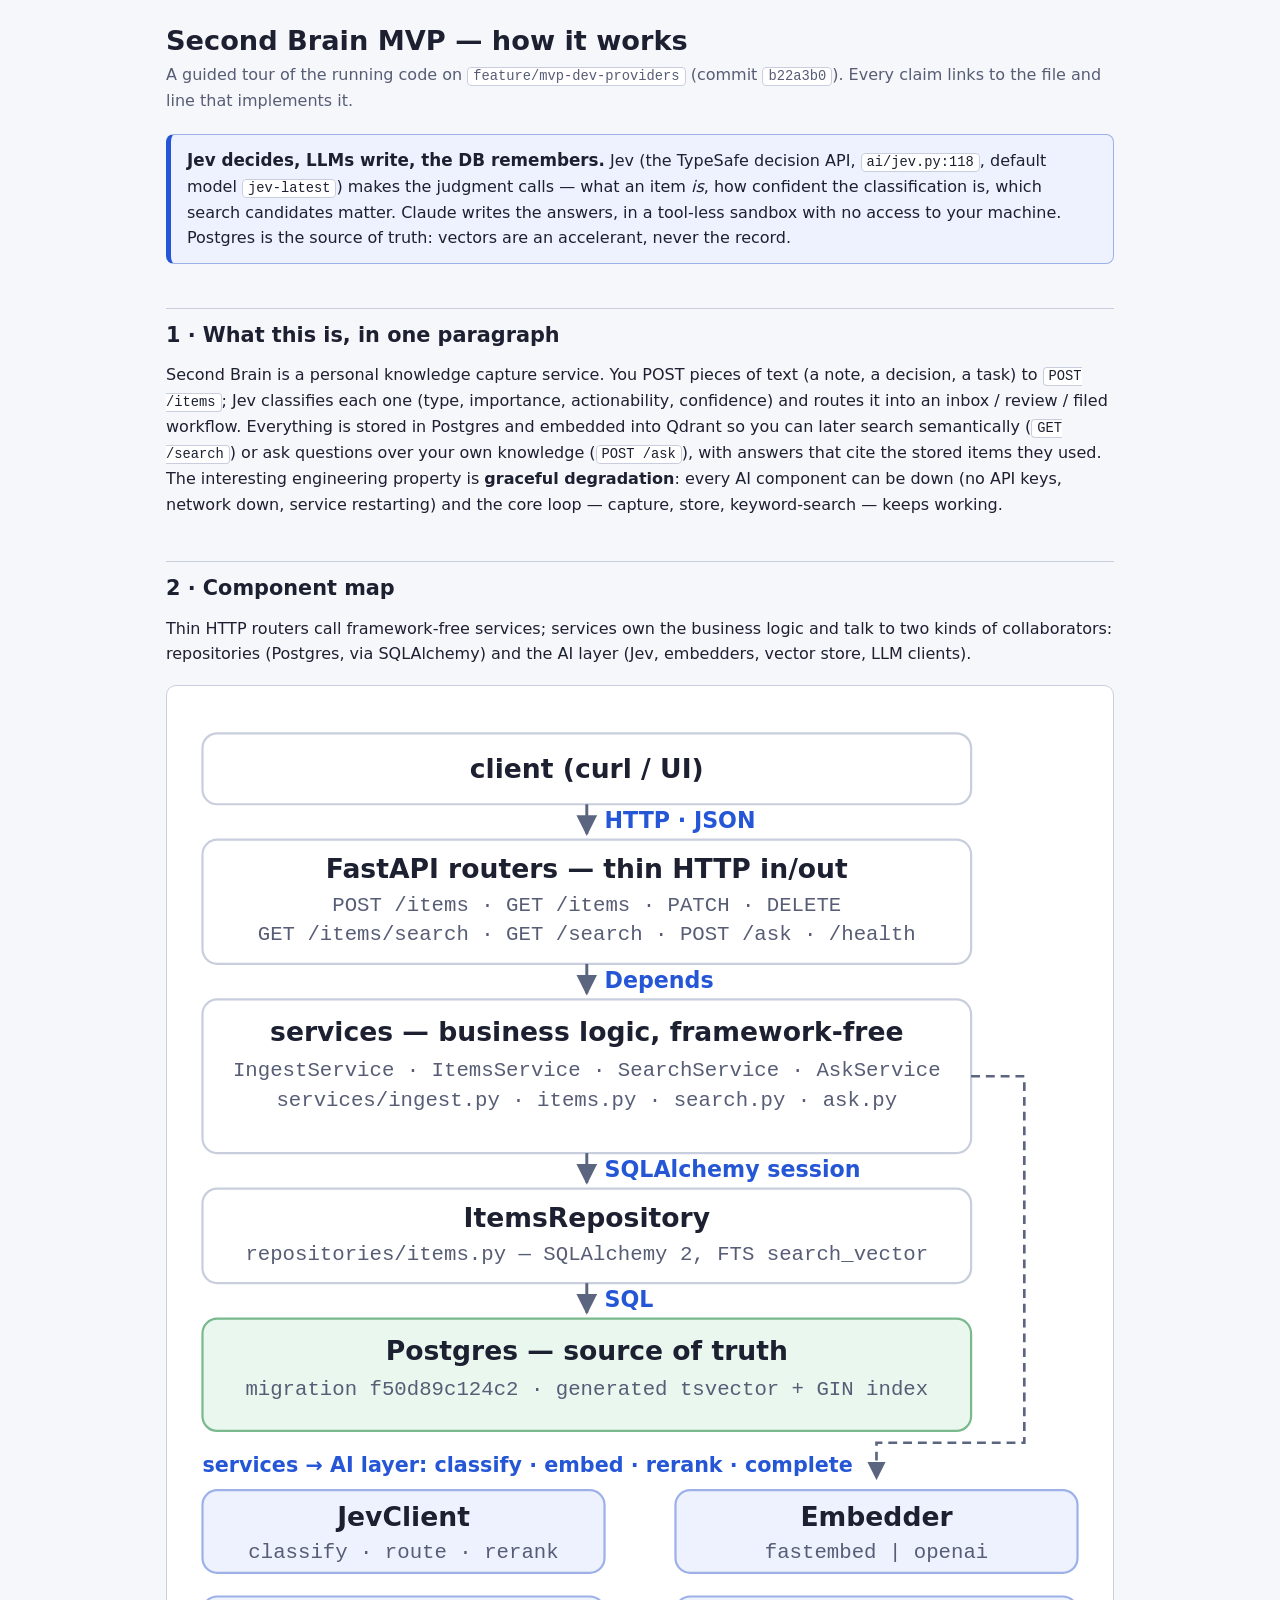
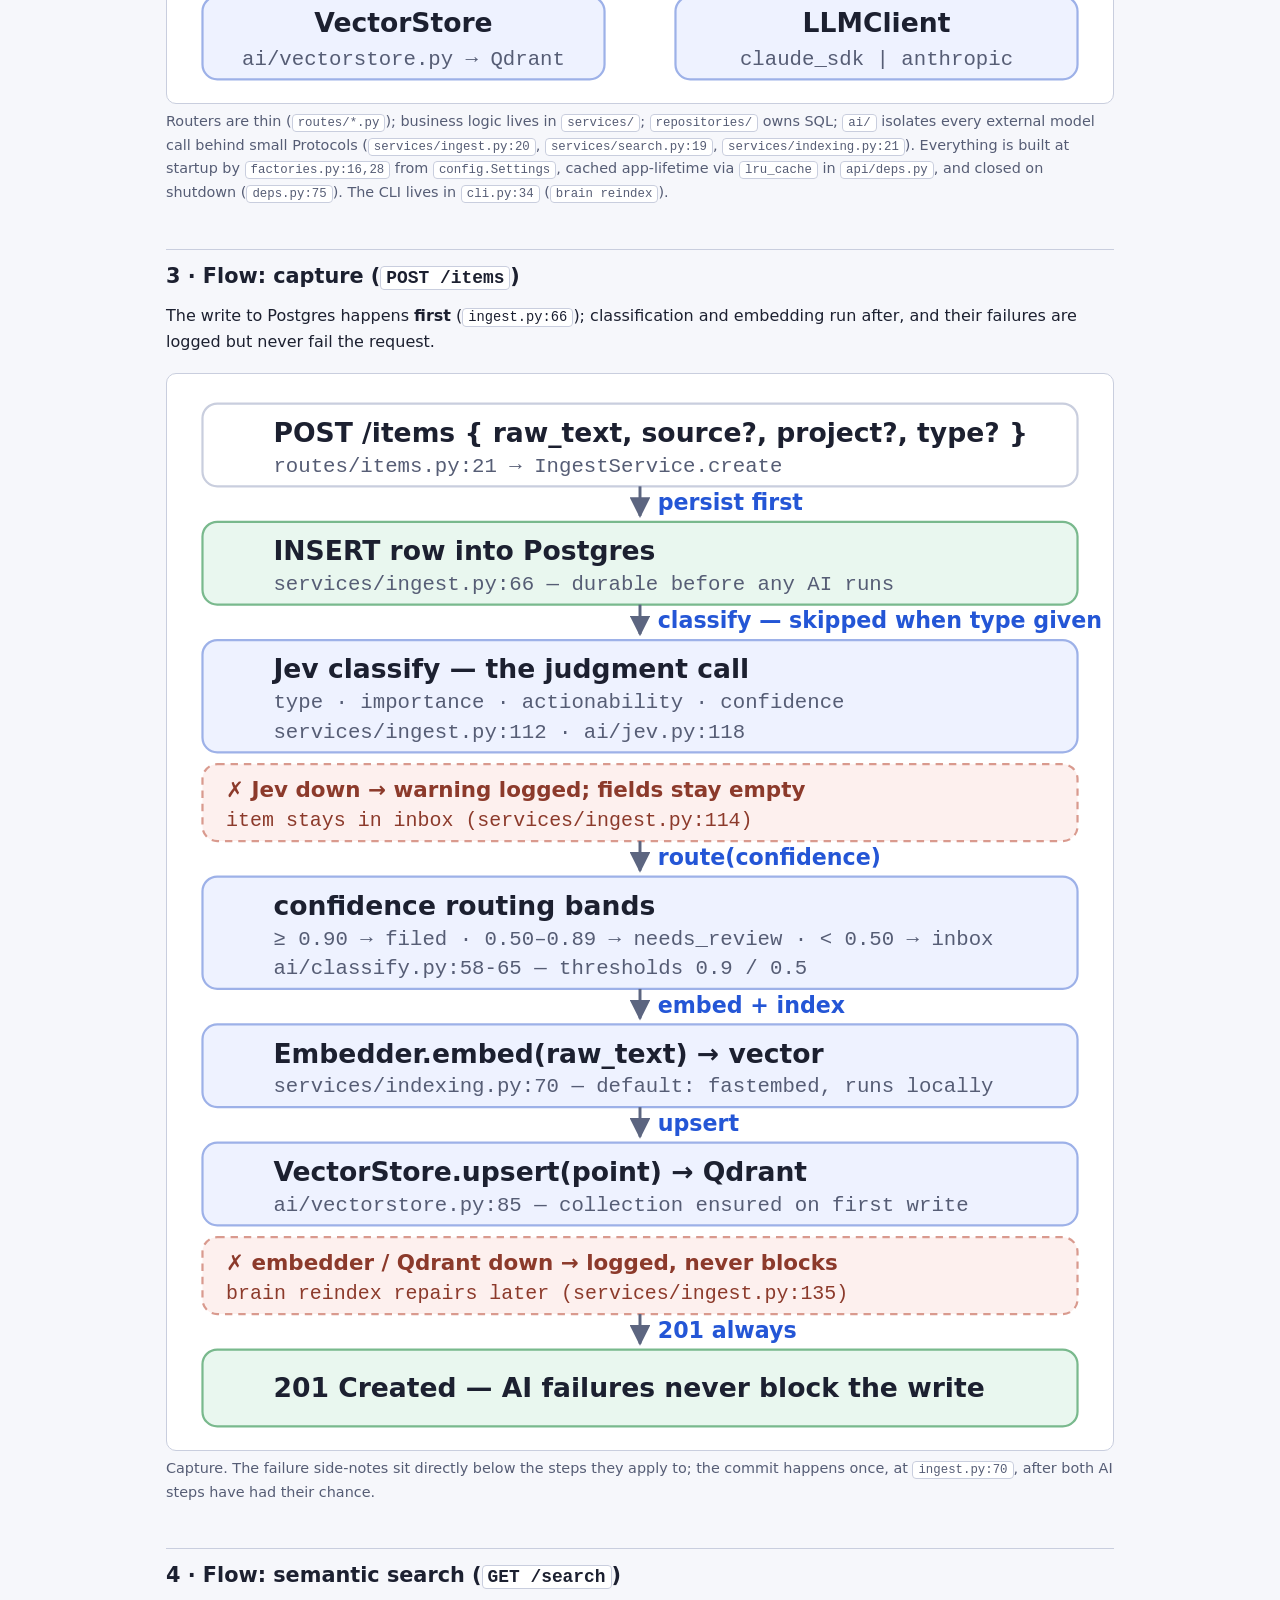
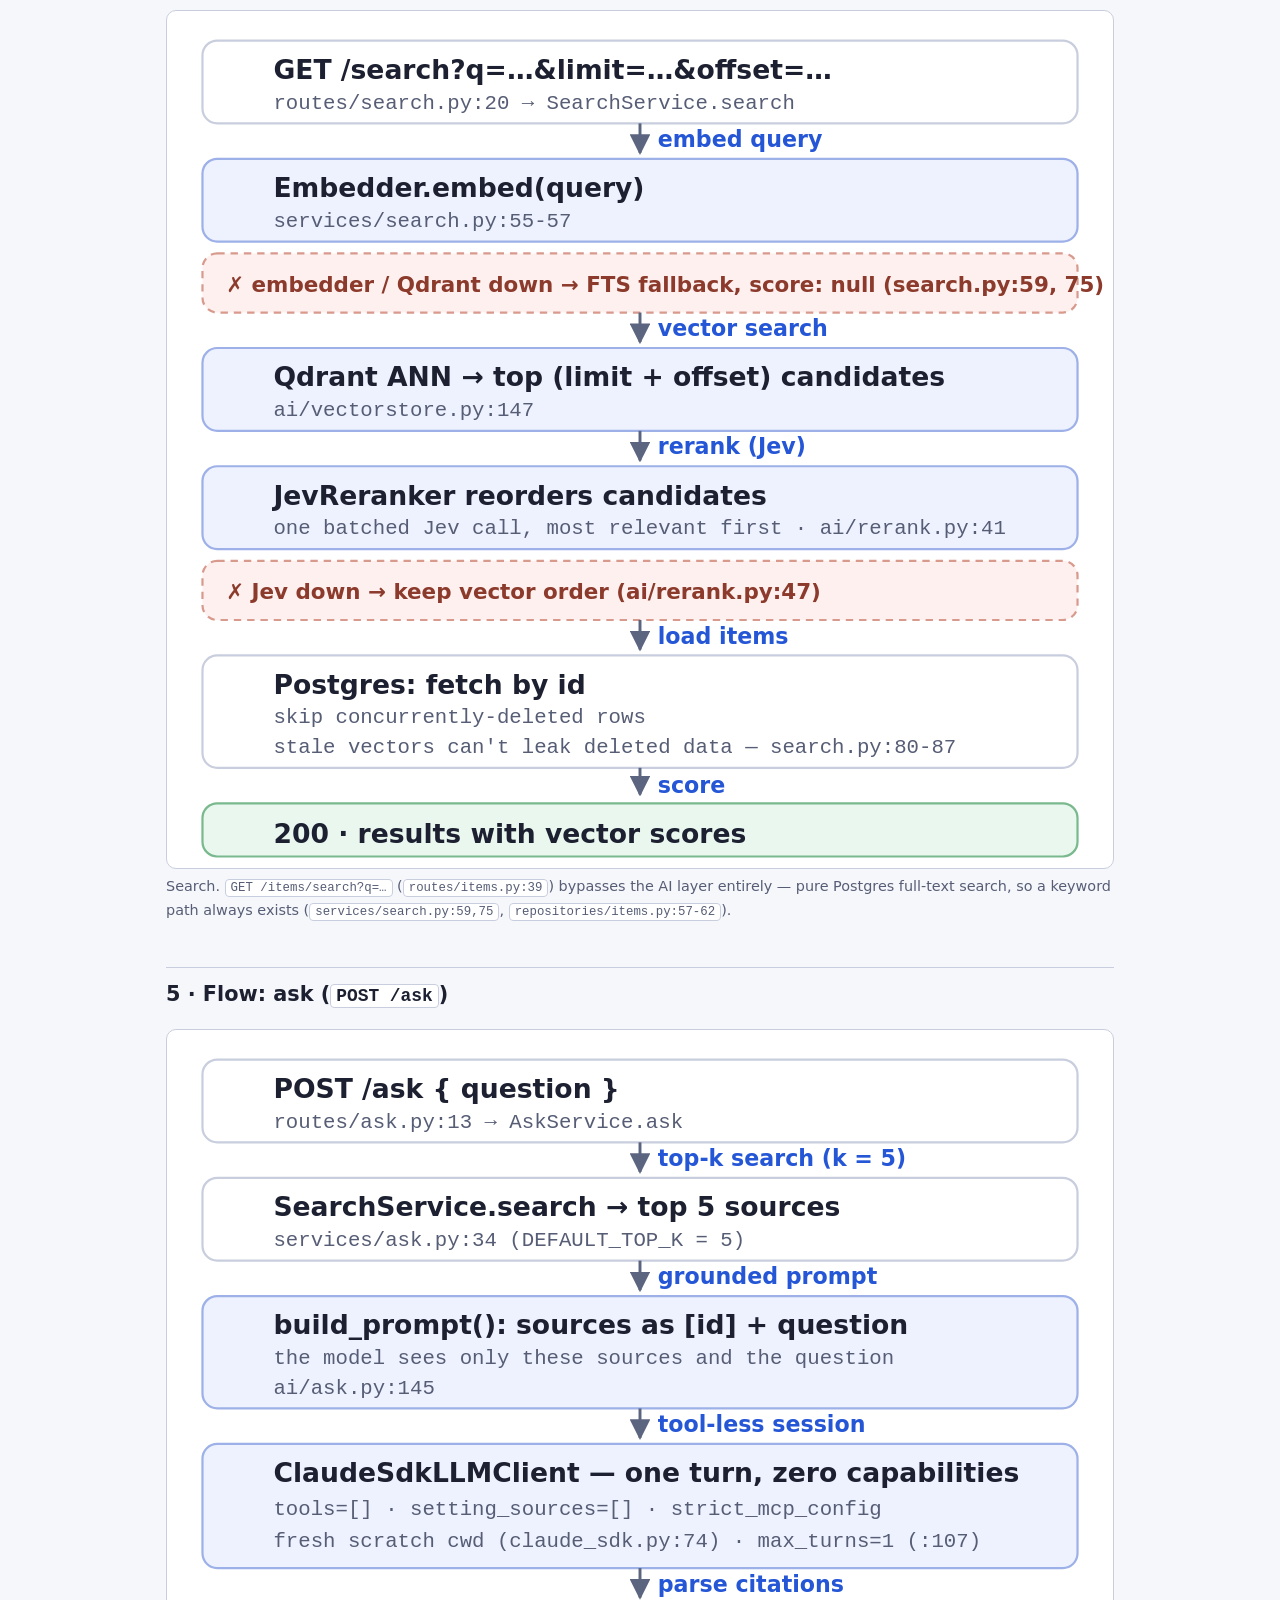
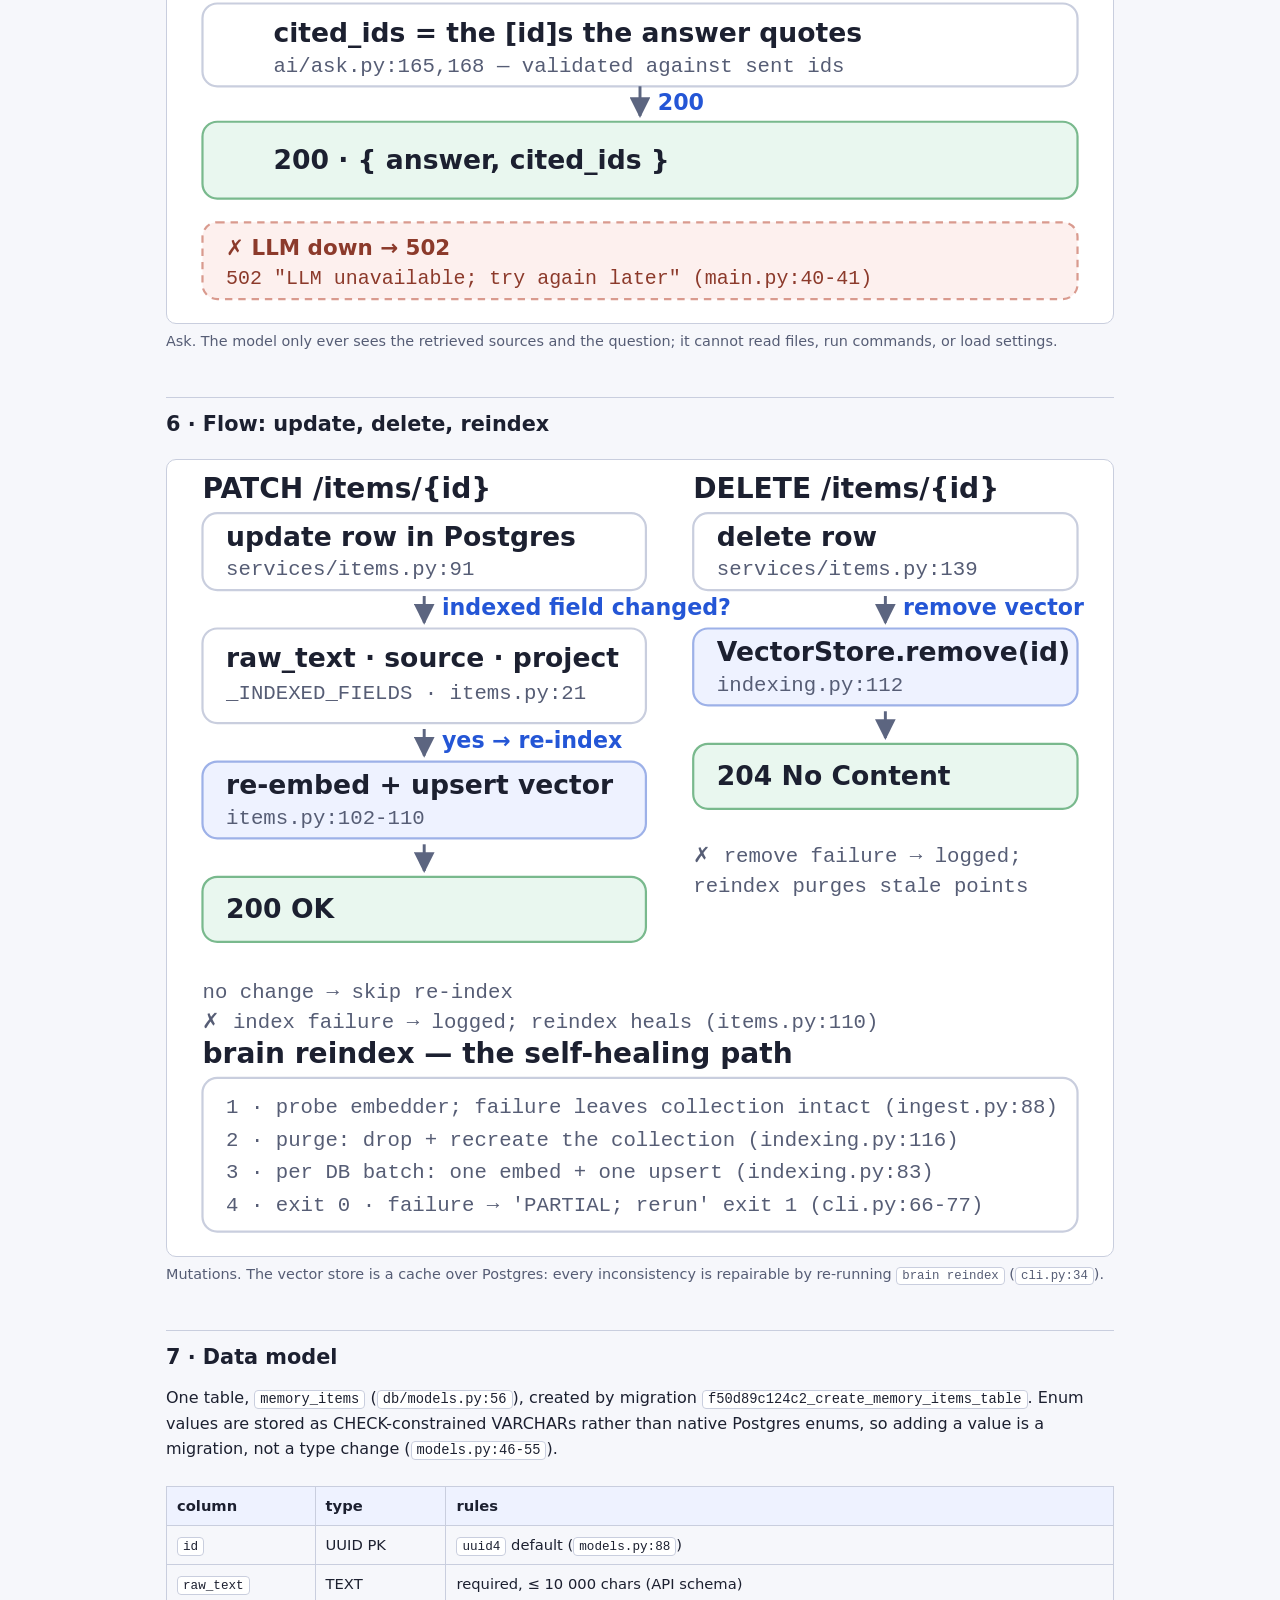
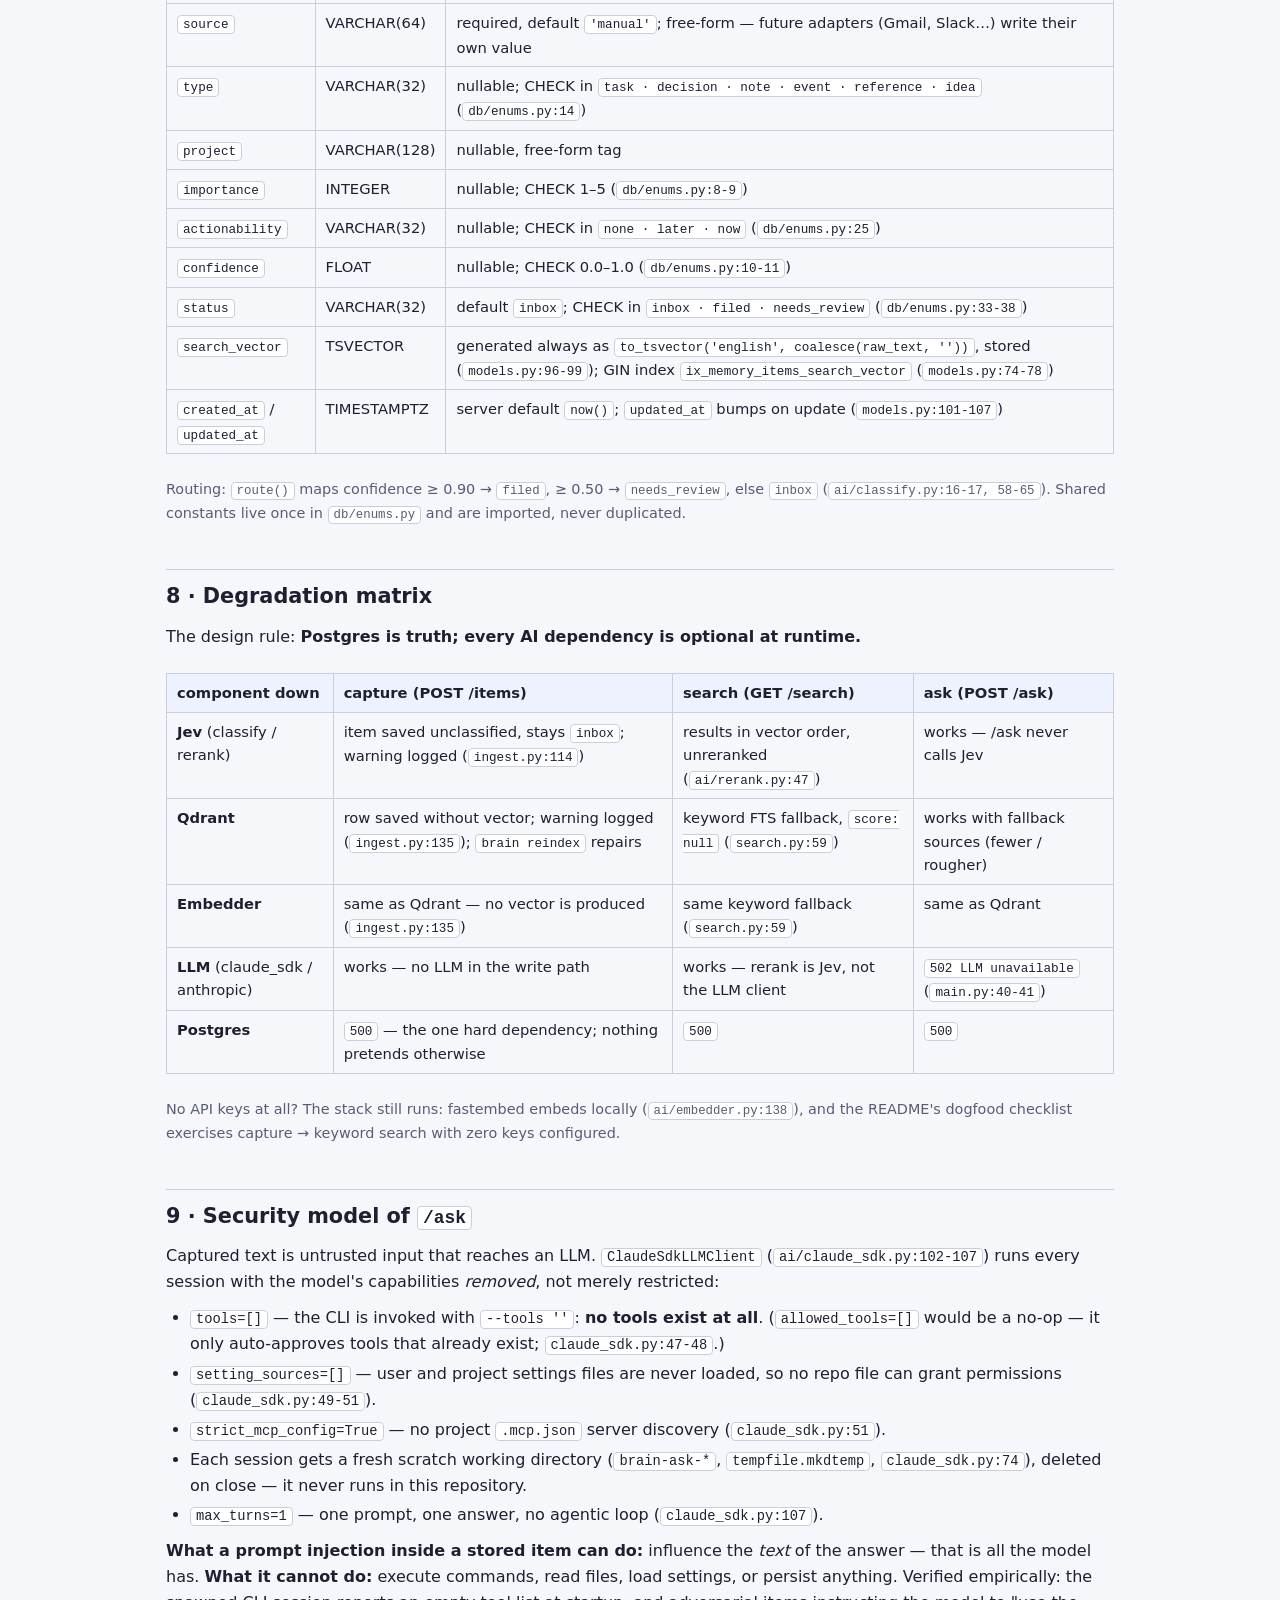
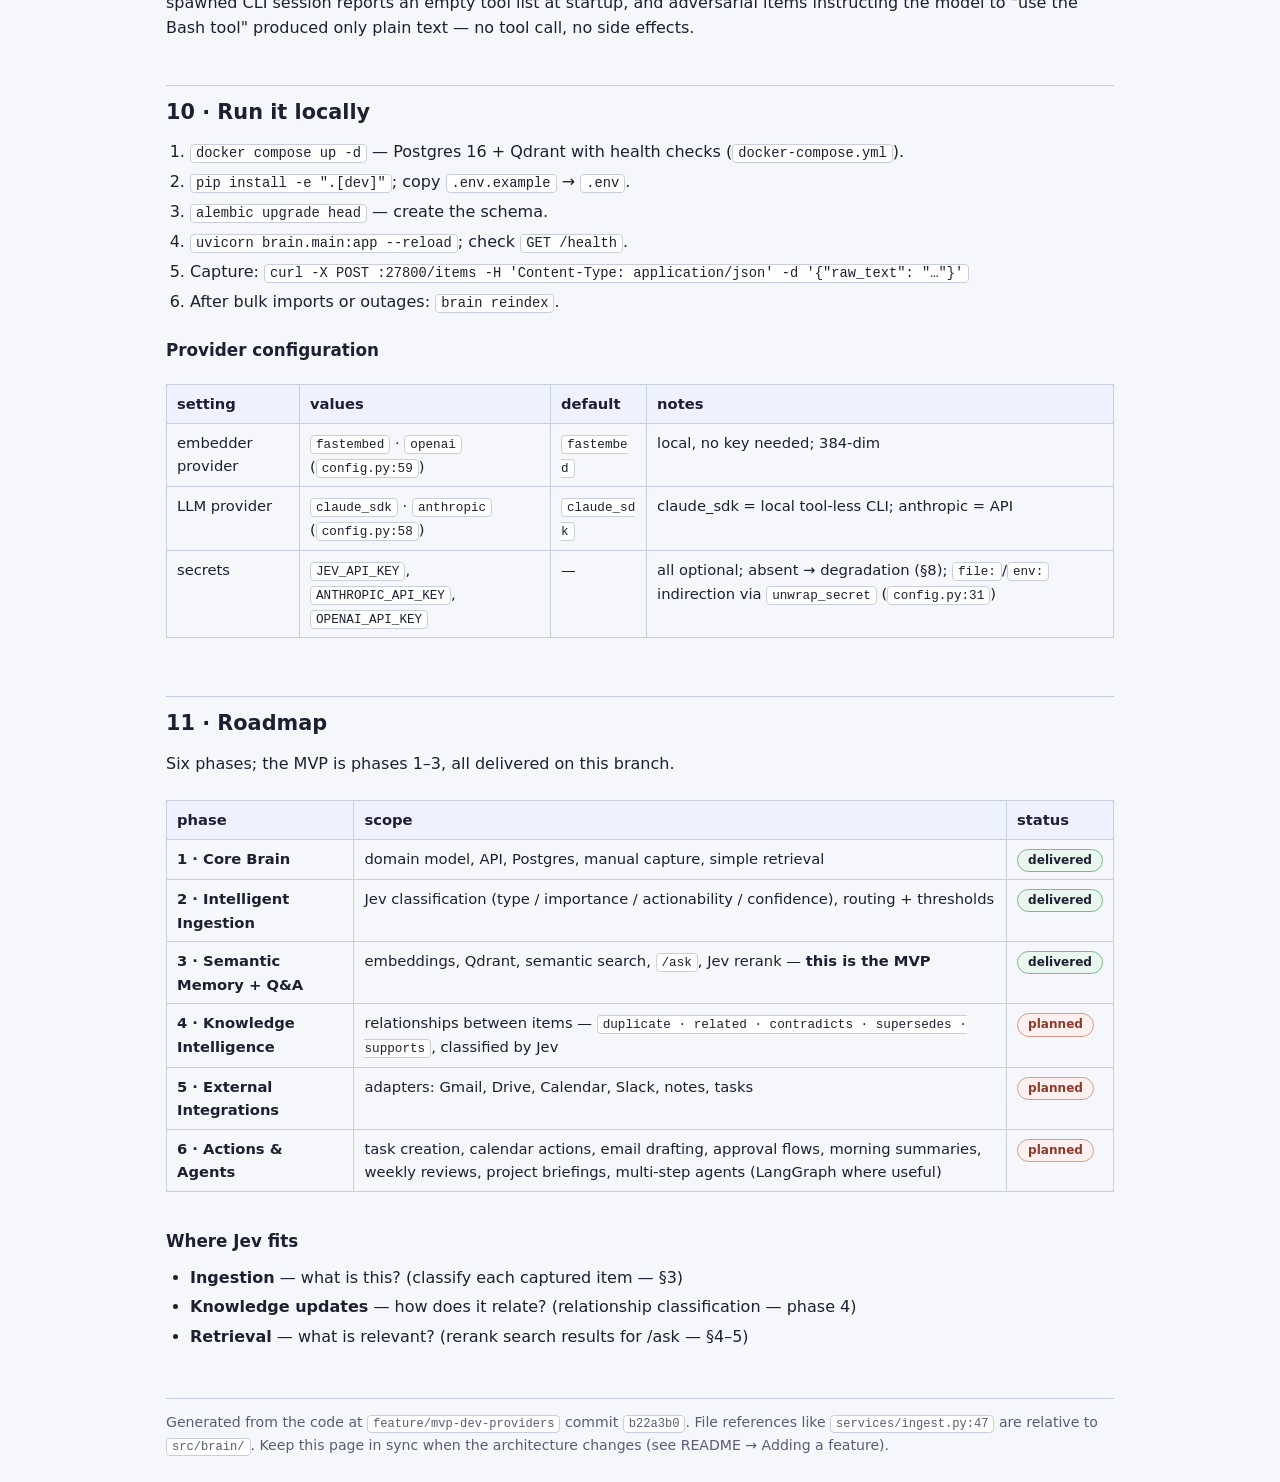
<file: docs/how-it-works.html>
<!DOCTYPE html>
<html lang="en">
<head>
<meta charset="utf-8"/>
<meta name="viewport" content="width=device-width, initial-scale=1"/>
<title>Second Brain MVP — how it works</title>
<style>
  :root {
    --bg: #f6f7fb;
    --fg: #1c2030;
    --muted: #565d75;
    --accent: #2456d6;
    --accent-contrast: #ffffff;
    --box-bg: #ffffff;
    --box-border: #c9cede;
    --ai-bg: #eef2ff;
    --ai-border: #9db1e8;
    --ok-bg: #e9f7ef;
    --ok-border: #79b98d;
    --fail-bg: #fdf0ee;
    --fail-border: #d99a8e;
    --fail-fg: #8c3a2b;
    --arrow: #5c6580;
  }
  @media (prefers-color-scheme: dark) {
    :root {
      --bg: #12141c;
      --fg: #e6e8f2;
      --muted: #a6adc6;
      --accent: #8db2ff;
      --accent-contrast: #10131c;
      --box-bg: #1b1e2b;
      --box-border: #3a4056;
      --ai-bg: #1c2340;
      --ai-border: #46538c;
      --ok-bg: #16281e;
      --ok-border: #3f7a53;
      --fail-bg: #2c1a16;
      --fail-border: #9c5a4a;
      --fail-fg: #f0a893;
      --arrow: #8b93ad;
    }
  }
  * { box-sizing: border-box; }
  html { -webkit-text-size-adjust: 100%; }
  body {
    margin: 0;
    background: var(--bg);
    color: var(--fg);
    font: 16px/1.6 system-ui, -apple-system, "Segoe UI", Roboto, sans-serif;
  }
  main { max-width: 980px; margin: 0 auto; padding: 24px 16px 64px; }
  h1 { font-size: 1.7rem; line-height: 1.25; margin: 0 0 4px; }
  .subtitle { color: var(--muted); margin: 0 0 20px; }
  h2 { font-size: 1.3rem; margin: 44px 0 10px; padding-top: 10px; border-top: 1px solid var(--box-border); }
  h3 { font-size: 1.05rem; margin: 22px 0 6px; }
  p { margin: 10px 0; }
  a { color: var(--accent); }
  code {
    font-family: ui-monospace, SFMono-Regular, Menlo, Consolas, monospace;
    font-size: 0.86em;
    background: var(--box-bg);
    border: 1px solid var(--box-border);
    border-radius: 4px;
    padding: 1px 5px;
    overflow-wrap: anywhere;
  }
  .principle {
    background: var(--ai-bg);
    border: 1px solid var(--ai-border);
    border-left: 5px solid var(--accent);
    border-radius: 8px;
    padding: 12px 16px;
    margin: 16px 0;
  }
  .principle strong { font-size: 1.05em; }
  figure { margin: 18px 0; padding: 0; }
  figure svg {
    display: block;
    width: 100%;
    max-width: 100%;
    height: auto;
    background: var(--box-bg);
    border: 1px solid var(--box-border);
    border-radius: 10px;
  }
  .tablewrap { overflow-x: auto; }
  figcaption { color: var(--muted); font-size: 0.9em; margin-top: 6px; }
  table { border-collapse: collapse; width: 100%; margin: 14px 0; font-size: 0.92em; }
  .tablewrap table { min-width: 560px; }
  th, td { border: 1px solid var(--box-border); padding: 7px 10px; text-align: left; vertical-align: top; }
  th { background: var(--ai-bg); }
  td code, th code { white-space: normal; }
  ul, ol { margin: 10px 0; padding-left: 24px; }
  li { margin: 4px 0; }
  .refs { color: var(--muted); font-size: 0.9em; }
  .badge {
    display: inline-block;
    border-radius: 999px;
    padding: 1px 10px;
    font-size: 0.82em;
    font-weight: 600;
    border: 1px solid var(--box-border);
  }
  .badge.done { background: var(--ok-bg); border-color: var(--ok-border); }
  .badge.planned { background: var(--fail-bg); border-color: var(--fail-border); color: var(--fail-fg); }
  footer { color: var(--muted); font-size: 0.88em; margin-top: 48px; border-top: 1px solid var(--box-border); padding-top: 12px; }

  /* SVG shared styles (inline svg elements inherit these rules) */
  .svgbox { fill: var(--box-bg); stroke: var(--box-border); stroke-width: 1.5; }
  .svgai  { fill: var(--ai-bg);  stroke: var(--ai-border);  stroke-width: 1.5; }
  .svgok  { fill: var(--ok-bg);  stroke: var(--ok-border);  stroke-width: 1.5; }
  .svgfail{ fill: var(--fail-bg); stroke: var(--fail-border); stroke-width: 1.5; stroke-dasharray: 5 4; }
  .t-main { fill: var(--fg); font: 600 18px system-ui, sans-serif; }
  .t-sub  { fill: var(--fg); font: 15px system-ui, sans-serif; }
  .t-code { fill: var(--muted); font: 14px ui-monospace, Menlo, monospace; }
  .t-label{ fill: var(--accent); font: 600 15px system-ui, sans-serif; }
  .t-step { fill: var(--accent-contrast); font: 700 15px system-ui, sans-serif; }
  .t-fail { fill: var(--fail-fg); font: 600 14.5px system-ui, sans-serif; }
  .t-failsub { fill: var(--fail-fg); font: 13.5px ui-monospace, Menlo, monospace; }
  .t-cap  { fill: var(--accent); font: 600 14px system-ui, sans-serif; }
  .t-head { fill: var(--fg); font: 700 19px system-ui, sans-serif; }
  .edge   { stroke: var(--arrow); stroke-width: 2; fill: none; }
  .edge-dash { stroke: var(--arrow); stroke-width: 1.8; fill: none; stroke-dasharray: 6 4; }
  .stepdot{ fill: var(--accent); }
</style>
</head>
<body>
<main>

<h1>Second Brain MVP — how it works</h1>
<p class="subtitle">A guided tour of the running code on <code>feature/mvp-dev-providers</code> (commit <code>b22a3b0</code>). Every claim links to the file and line that implements it.</p>

<div class="principle">
  <strong>Jev decides, LLMs write, the DB remembers.</strong>
  Jev (the TypeSafe decision API, <code>ai/jev.py:118</code>, default model
  <code>jev-latest</code>) makes the judgment calls — what an item <em>is</em>, how
  confident the classification is, which search candidates matter. Claude writes the
  answers, in a tool-less sandbox with no access to your machine. Postgres is the
  source of truth: vectors are an accelerant, never the record.
</div>

<h2 id="overview">1 · What this is, in one paragraph</h2>
<p>
Second Brain is a personal knowledge capture service. You POST pieces of text
(a note, a decision, a task) to <code>POST /items</code>; Jev classifies each one
(type, importance, actionability, confidence) and routes it into an inbox /
review / filed workflow. Everything is stored in Postgres and embedded into
Qdrant so you can later search semantically (<code>GET /search</code>) or ask
questions over your own knowledge (<code>POST /ask</code>), with answers that cite
the stored items they used. The interesting engineering property is
<strong>graceful degradation</strong>: every AI component can be down (no API
keys, network down, service restarting) and the core loop — capture, store,
keyword-search — keeps working.
</p>

<h2 id="components">2 · Component map</h2>
<p>
Thin HTTP routers call framework-free services; services own the business logic
and talk to two kinds of collaborators: repositories (Postgres, via SQLAlchemy)
and the AI layer (Jev, embedders, vector store, LLM clients).
</p>

<figure>
<svg viewBox="0 0 640 688" role="img" aria-labelledby="cmp-t cmp-d">
  <title id="cmp-t">Component map: routers, services, repositories, AI layer, storage</title>
  <desc id="cmp-d">HTTP routers call services; services call ItemsRepository (Postgres) and the AI layer: JevClient, Embedder, VectorStore (Qdrant) and LLMClient, chosen by provider in factories.</desc>

  <rect x="24" y="32" width="520" height="48" rx="10" class="svgbox"/>
  <text x="284" y="62" text-anchor="middle" class="t-main">client (curl / UI)</text>

  <path d="M284 80 L284 100" class="edge" marker-end="url(#arrowCmp)"/>
  <text x="296" y="96" class="t-label">HTTP · JSON</text>

  <rect x="24" y="104" width="520" height="84" rx="10" class="svgbox"/>
  <text x="284" y="130" text-anchor="middle" class="t-main">FastAPI routers — thin HTTP in/out</text>
  <text x="284" y="152" text-anchor="middle" class="t-code">POST /items · GET /items · PATCH · DELETE</text>
  <text x="284" y="172" text-anchor="middle" class="t-code">GET /items/search · GET /search · POST /ask · /health</text>

  <path d="M284 188 L284 208" class="edge" marker-end="url(#arrowCmp)"/>
  <text x="296" y="204" class="t-label">Depends</text>

  <rect x="24" y="212" width="520" height="104" rx="10" class="svgbox"/>
  <text x="284" y="240" text-anchor="middle" class="t-main">services — business logic, framework-free</text>
  <text x="284" y="264" text-anchor="middle" class="t-code">IngestService · ItemsService · SearchService · AskService</text>
  <text x="284" y="284" text-anchor="middle" class="t-code">services/ingest.py · items.py · search.py · ask.py</text>

  <path d="M284 316 L284 336" class="edge" marker-end="url(#arrowCmp)"/>
  <text x="296" y="332" class="t-label">SQLAlchemy session</text>

  <rect x="24" y="340" width="520" height="64" rx="10" class="svgbox"/>
  <text x="284" y="366" text-anchor="middle" class="t-main">ItemsRepository</text>
  <text x="284" y="388" text-anchor="middle" class="t-code">repositories/items.py — SQLAlchemy 2, FTS search_vector</text>

  <path d="M284 404 L284 424" class="edge" marker-end="url(#arrowCmp)"/>
  <text x="296" y="420" class="t-label">SQL</text>

  <rect x="24" y="428" width="520" height="76" rx="10" class="svgok"/>
  <text x="284" y="456" text-anchor="middle" class="t-main">Postgres — source of truth</text>
  <text x="284" y="480" text-anchor="middle" class="t-code">migration f50d89c124c2 · generated tsvector + GIN index</text>

  <path d="M544 264 L580 264 L580 512 L480 512 L480 536" class="edge-dash" marker-end="url(#arrowCmp)"/>
  <text x="24" y="532" class="t-cap">services → AI layer: classify · embed · rerank · complete</text>

  <rect x="24" y="544" width="272" height="56" rx="10" class="svgai"/>
  <text x="160" y="568" text-anchor="middle" class="t-main">JevClient</text>
  <text x="160" y="590" text-anchor="middle" class="t-code">classify · route · rerank</text>

  <rect x="344" y="544" width="272" height="56" rx="10" class="svgai"/>
  <text x="480" y="568" text-anchor="middle" class="t-main">Embedder</text>
  <text x="480" y="590" text-anchor="middle" class="t-code">fastembed | openai</text>

  <rect x="24" y="616" width="272" height="56" rx="10" class="svgai"/>
  <text x="160" y="640" text-anchor="middle" class="t-main">VectorStore</text>
  <text x="160" y="662" text-anchor="middle" class="t-code">ai/vectorstore.py → Qdrant</text>

  <rect x="344" y="616" width="272" height="56" rx="10" class="svgai"/>
  <text x="480" y="640" text-anchor="middle" class="t-main">LLMClient</text>
  <text x="480" y="662" text-anchor="middle" class="t-code">claude_sdk | anthropic</text>

  <defs>
    <marker id="arrowCmp" viewBox="0 0 10 10" refX="9" refY="5" markerWidth="7" markerHeight="7" orient="auto-start-reverse">
      <path d="M 0 0 L 10 5 L 0 10 z" fill="var(--arrow)"/>
    </marker>
  </defs>
</svg>
<figcaption>Routers are thin (<code>routes/*.py</code>); business logic lives in <code>services/</code>; <code>repositories/</code> owns SQL; <code>ai/</code> isolates every external model call behind small Protocols (<code>services/ingest.py:20</code>, <code>services/search.py:19</code>, <code>services/indexing.py:21</code>). Everything is built at startup by <code>factories.py:16,28</code> from <code>config.Settings</code>, cached app-lifetime via <code>lru_cache</code> in <code>api/deps.py</code>, and closed on shutdown (<code>deps.py:75</code>). The CLI lives in <code>cli.py:34</code> (<code>brain reindex</code>).</figcaption>
</figure>

<h2 id="capture">3 · Flow: capture (<code>POST /items</code>)</h2>
<p>
The write to Postgres happens <strong>first</strong> (<code>ingest.py:66</code>);
classification and embedding run after, and their failures are logged but never
fail the request.
</p>

<figure>
<svg viewBox="0 0 640 728" role="img" aria-labelledby="cap-t cap-d">
  <title id="cap-t">Capture flow</title>
  <desc id="cap-d">Client posts raw text; the item is persisted to Postgres first; Jev classifies it; confidence routes it to filed, needs_review or inbox; the text is embedded and upserted into Qdrant; response 201. Jev failures leave the item in inbox; embedder or Qdrant failures are healed by brain reindex.</desc>

  <circle cx="48" cy="48" r="14" class="stepdot"/><text x="48" y="53" text-anchor="middle" class="t-step">1</text>
  <rect x="24" y="20" width="592" height="56" rx="10" class="svgbox"/>
  <text x="72" y="46" class="t-main">POST /items { raw_text, source?, project?, type? }</text>
  <text x="72" y="66" class="t-code">routes/items.py:21 → IngestService.create</text>

  <path d="M320 76 L320 96" class="edge" marker-end="url(#arrowCap)"/>
  <text x="332" y="92" class="t-label">persist first</text>

  <circle cx="48" cy="128" r="14" class="stepdot"/><text x="48" y="133" text-anchor="middle" class="t-step">2</text>
  <rect x="24" y="100" width="592" height="56" rx="10" class="svgok"/>
  <text x="72" y="126" class="t-main">INSERT row into Postgres</text>
  <text x="72" y="146" class="t-code">services/ingest.py:66 — durable before any AI runs</text>

  <path d="M320 156 L320 176" class="edge" marker-end="url(#arrowCap)"/>
  <text x="332" y="172" class="t-label">classify — skipped when type given</text>

  <circle cx="48" cy="218" r="14" class="stepdot"/><text x="48" y="223" text-anchor="middle" class="t-step">3</text>
  <rect x="24" y="180" width="592" height="76" rx="10" class="svgai"/>
  <text x="72" y="206" class="t-main">Jev classify — the judgment call</text>
  <text x="72" y="226" class="t-code">type · importance · actionability · confidence</text>
  <text x="72" y="246" class="t-code">services/ingest.py:112 · ai/jev.py:118</text>

  <rect x="24" y="264" width="592" height="52" rx="10" class="svgfail"/>
  <text x="40" y="286" class="t-fail">✗ Jev down → warning logged; fields stay empty</text>
  <text x="40" y="306" class="t-failsub">item stays in inbox (services/ingest.py:114)</text>

  <path d="M320 316 L320 336" class="edge" marker-end="url(#arrowCap)"/>
  <text x="332" y="332" class="t-label">route(confidence)</text>

  <circle cx="48" cy="378" r="14" class="stepdot"/><text x="48" y="383" text-anchor="middle" class="t-step">4</text>
  <rect x="24" y="340" width="592" height="76" rx="10" class="svgai"/>
  <text x="72" y="366" class="t-main">confidence routing bands</text>
  <text x="72" y="386" class="t-code">≥ 0.90 → filed · 0.50–0.89 → needs_review · &lt; 0.50 → inbox</text>
  <text x="72" y="406" class="t-code">ai/classify.py:58-65 — thresholds 0.9 / 0.5</text>

  <path d="M320 416 L320 436" class="edge" marker-end="url(#arrowCap)"/>
  <text x="332" y="432" class="t-label">embed + index</text>

  <circle cx="48" cy="468" r="14" class="stepdot"/><text x="48" y="473" text-anchor="middle" class="t-step">5</text>
  <rect x="24" y="440" width="592" height="56" rx="10" class="svgai"/>
  <text x="72" y="466" class="t-main">Embedder.embed(raw_text) → vector</text>
  <text x="72" y="486" class="t-code">services/indexing.py:70 — default: fastembed, runs locally</text>

  <path d="M320 496 L320 516" class="edge" marker-end="url(#arrowCap)"/>
  <text x="332" y="512" class="t-label">upsert</text>

  <circle cx="48" cy="548" r="14" class="stepdot"/><text x="48" y="553" text-anchor="middle" class="t-step">6</text>
  <rect x="24" y="520" width="592" height="56" rx="10" class="svgai"/>
  <text x="72" y="546" class="t-main">VectorStore.upsert(point) → Qdrant</text>
  <text x="72" y="566" class="t-code">ai/vectorstore.py:85 — collection ensured on first write</text>

  <rect x="24" y="584" width="592" height="52" rx="10" class="svgfail"/>
  <text x="40" y="606" class="t-fail">✗ embedder / Qdrant down → logged, never blocks</text>
  <text x="40" y="626" class="t-failsub">brain reindex repairs later (services/ingest.py:135)</text>

  <path d="M320 636 L320 656" class="edge" marker-end="url(#arrowCap)"/>
  <text x="332" y="652" class="t-label">201 always</text>

  <rect x="24" y="660" width="592" height="52" rx="10" class="svgok"/>
  <text x="72" y="692" class="t-main">201 Created — AI failures never block the write</text>

  <defs>
    <marker id="arrowCap" viewBox="0 0 10 10" refX="9" refY="5" markerWidth="7" markerHeight="7" orient="auto-start-reverse">
      <path d="M 0 0 L 10 5 L 0 10 z" fill="var(--arrow)"/>
    </marker>
  </defs>
</svg>
<figcaption>Capture. The failure side-notes sit directly below the steps they apply to; the commit happens once, at <code>ingest.py:70</code>, after both AI steps have had their chance.</figcaption>
</figure>

<h2 id="search">4 · Flow: semantic search (<code>GET /search</code>)</h2>

<figure>
<svg viewBox="0 0 640 580" role="img" aria-labelledby="sea-t sea-d">
  <title id="sea-t">Search flow</title>
  <desc id="sea-d">Query comes in; it is embedded; Qdrant returns nearest candidates; Jev reranks them; full items are loaded from Postgres and returned with scores. If the embedder or Qdrant is down, the service falls back to Postgres full-text search with null scores.</desc>

  <circle cx="48" cy="48" r="14" class="stepdot"/><text x="48" y="53" text-anchor="middle" class="t-step">1</text>
  <rect x="24" y="20" width="592" height="56" rx="10" class="svgbox"/>
  <text x="72" y="46" class="t-main">GET /search?q=…&amp;limit=…&amp;offset=…</text>
  <text x="72" y="66" class="t-code">routes/search.py:20 → SearchService.search</text>

  <path d="M320 76 L320 96" class="edge" marker-end="url(#arrowSea)"/>
  <text x="332" y="92" class="t-label">embed query</text>

  <circle cx="48" cy="128" r="14" class="stepdot"/><text x="48" y="133" text-anchor="middle" class="t-step">2</text>
  <rect x="24" y="100" width="592" height="56" rx="10" class="svgai"/>
  <text x="72" y="126" class="t-main">Embedder.embed(query)</text>
  <text x="72" y="146" class="t-code">services/search.py:55-57</text>

  <rect x="24" y="164" width="592" height="40" rx="10" class="svgfail"/>
  <text x="40" y="190" class="t-fail">✗ embedder / Qdrant down → FTS fallback, score: null (search.py:59, 75)</text>

  <path d="M320 204 L320 224" class="edge" marker-end="url(#arrowSea)"/>
  <text x="332" y="220" class="t-label">vector search</text>

  <circle cx="48" cy="256" r="14" class="stepdot"/><text x="48" y="261" text-anchor="middle" class="t-step">3</text>
  <rect x="24" y="228" width="592" height="56" rx="10" class="svgai"/>
  <text x="72" y="254" class="t-main">Qdrant ANN → top (limit + offset) candidates</text>
  <text x="72" y="274" class="t-code">ai/vectorstore.py:147</text>

  <path d="M320 284 L320 304" class="edge" marker-end="url(#arrowSea)"/>
  <text x="332" y="300" class="t-label">rerank (Jev)</text>

  <circle cx="48" cy="336" r="14" class="stepdot"/><text x="48" y="341" text-anchor="middle" class="t-step">4</text>
  <rect x="24" y="308" width="592" height="56" rx="10" class="svgai"/>
  <text x="72" y="334" class="t-main">JevReranker reorders candidates</text>
  <text x="72" y="354" class="t-code">one batched Jev call, most relevant first · ai/rerank.py:41</text>

  <rect x="24" y="372" width="592" height="40" rx="10" class="svgfail"/>
  <text x="40" y="398" class="t-fail">✗ Jev down → keep vector order (ai/rerank.py:47)</text>

  <path d="M320 412 L320 432" class="edge" marker-end="url(#arrowSea)"/>
  <text x="332" y="428" class="t-label">load items</text>

  <circle cx="48" cy="464" r="14" class="stepdot"/><text x="48" y="469" text-anchor="middle" class="t-step">5</text>
  <rect x="24" y="436" width="592" height="76" rx="10" class="svgbox"/>
  <text x="72" y="462" class="t-main">Postgres: fetch by id</text>
  <text x="72" y="482" class="t-code">skip concurrently-deleted rows</text>
  <text x="72" y="502" class="t-code">stale vectors can't leak deleted data — search.py:80-87</text>

  <path d="M320 512 L320 530" class="edge" marker-end="url(#arrowSea)"/>
  <text x="332" y="529" class="t-label">score</text>

  <rect x="24" y="536" width="592" height="36" rx="10" class="svgok"/>
  <text x="72" y="563" class="t-main">200 · results with vector scores</text>

  <defs>
    <marker id="arrowSea" viewBox="0 0 10 10" refX="9" refY="5" markerWidth="7" markerHeight="7" orient="auto-start-reverse">
      <path d="M 0 0 L 10 5 L 0 10 z" fill="var(--arrow)"/>
    </marker>
  </defs>
</svg>
<figcaption>Search. <code>GET /items/search?q=…</code> (<code>routes/items.py:39</code>) bypasses the AI layer entirely — pure Postgres full-text search, so a keyword path always exists (<code>services/search.py:59,75</code>, <code>repositories/items.py:57-62</code>).</figcaption>
</figure>

<h2 id="ask">5 · Flow: ask (<code>POST /ask</code>)</h2>

<figure>
<svg viewBox="0 0 640 604" role="img" aria-labelledby="ask-t ask-d">
  <title id="ask-t">Ask flow</title>
  <desc id="ask-d">Question comes in; the service searches top-5 sources; a prompt is built that contains only those sources plus the question; a tool-less Claude session answers; citations are parsed back out; response 200 with answer and cited_ids, or 502 if the LLM is unavailable.</desc>

  <circle cx="48" cy="48" r="14" class="stepdot"/><text x="48" y="53" text-anchor="middle" class="t-step">1</text>
  <rect x="24" y="20" width="592" height="56" rx="10" class="svgbox"/>
  <text x="72" y="46" class="t-main">POST /ask { question }</text>
  <text x="72" y="66" class="t-code">routes/ask.py:13 → AskService.ask</text>

  <path d="M320 76 L320 96" class="edge" marker-end="url(#arrowAsk)"/>
  <text x="332" y="92" class="t-label">top-k search (k = 5)</text>

  <circle cx="48" cy="128" r="14" class="stepdot"/><text x="48" y="133" text-anchor="middle" class="t-step">2</text>
  <rect x="24" y="100" width="592" height="56" rx="10" class="svgbox"/>
  <text x="72" y="126" class="t-main">SearchService.search → top 5 sources</text>
  <text x="72" y="146" class="t-code">services/ask.py:34 (DEFAULT_TOP_K = 5)</text>

  <path d="M320 156 L320 176" class="edge" marker-end="url(#arrowAsk)"/>
  <text x="332" y="172" class="t-label">grounded prompt</text>

  <circle cx="48" cy="218" r="14" class="stepdot"/><text x="48" y="223" text-anchor="middle" class="t-step">3</text>
  <rect x="24" y="180" width="592" height="76" rx="10" class="svgai"/>
  <text x="72" y="206" class="t-main">build_prompt(): sources as [id] + question</text>
  <text x="72" y="226" class="t-code">the model sees only these sources and the question</text>
  <text x="72" y="246" class="t-code">ai/ask.py:145</text>

  <path d="M320 256 L320 276" class="edge" marker-end="url(#arrowAsk)"/>
  <text x="332" y="272" class="t-label">tool-less session</text>

  <circle cx="48" cy="322" r="14" class="stepdot"/><text x="48" y="327" text-anchor="middle" class="t-step">4</text>
  <rect x="24" y="280" width="592" height="84" rx="10" class="svgai"/>
  <text x="72" y="306" class="t-main">ClaudeSdkLLMClient — one turn, zero capabilities</text>
  <text x="72" y="328" class="t-code">tools=[] · setting_sources=[] · strict_mcp_config</text>
  <text x="72" y="350" class="t-code">fresh scratch cwd (claude_sdk.py:74) · max_turns=1 (:107)</text>

  <path d="M320 364 L320 384" class="edge" marker-end="url(#arrowAsk)"/>
  <text x="332" y="380" class="t-label">parse citations</text>

  <circle cx="48" cy="416" r="14" class="stepdot"/><text x="48" y="421" text-anchor="middle" class="t-step">5</text>
  <rect x="24" y="388" width="592" height="56" rx="10" class="svgbox"/>
  <text x="72" y="414" class="t-main">cited_ids = the [id]s the answer quotes</text>
  <text x="72" y="434" class="t-code">ai/ask.py:165,168 — validated against sent ids</text>

  <path d="M320 444 L320 464" class="edge" marker-end="url(#arrowAsk)"/>
  <text x="332" y="460" class="t-label">200</text>

  <rect x="24" y="468" width="592" height="52" rx="10" class="svgok"/>
  <text x="72" y="500" class="t-main">200 · { answer, cited_ids }</text>

  <rect x="24" y="536" width="592" height="52" rx="10" class="svgfail"/>
  <text x="40" y="558" class="t-fail">✗ LLM down → 502</text>
  <text x="40" y="578" class="t-failsub">502 "LLM unavailable; try again later" (main.py:40-41)</text>

  <defs>
    <marker id="arrowAsk" viewBox="0 0 10 10" refX="9" refY="5" markerWidth="7" markerHeight="7" orient="auto-start-reverse">
      <path d="M 0 0 L 10 5 L 0 10 z" fill="var(--arrow)"/>
    </marker>
  </defs>
</svg>
<figcaption>Ask. The model only ever sees the retrieved sources and the question; it cannot read files, run commands, or load settings.</figcaption>
</figure>

<h2 id="mutate">6 · Flow: update, delete, reindex</h2>

<figure>
<svg viewBox="0 0 640 538" role="img" aria-labelledby="mut-t mut-d">
  <title id="mut-t">Update, delete and reindex flows</title>
  <desc id="mut-d">PATCH updates the Postgres row and re-embeds only if an indexed field changed. DELETE removes the row and its vector. The brain reindex CLI probes the embedder, purges the Qdrant collection, and rebuilds it from Postgres with one batched embed + upsert per DB batch.</desc>

  <text x="24" y="26" class="t-head">PATCH /items/{id}</text>
  <rect x="24" y="36" width="300" height="52" rx="10" class="svgbox"/>
  <text x="40" y="58" class="t-main">update row in Postgres</text>
  <text x="40" y="78" class="t-code">services/items.py:91</text>

  <path d="M174 92 L174 110" class="edge" marker-end="url(#arrowMut)"/>
  <text x="186" y="105" class="t-label">indexed field changed?</text>

  <rect x="24" y="114" width="300" height="64" rx="10" class="svgbox"/>
  <text x="40" y="140" class="t-main">raw_text · source · project</text>
  <text x="40" y="162" class="t-code">_INDEXED_FIELDS · items.py:21</text>

  <path d="M174 182 L174 200" class="edge" marker-end="url(#arrowMut)"/>
  <text x="186" y="195" class="t-label">yes → re-index</text>

  <rect x="24" y="204" width="300" height="52" rx="10" class="svgai"/>
  <text x="40" y="226" class="t-main">re-embed + upsert vector</text>
  <text x="40" y="246" class="t-code">items.py:102-110</text>

  <path d="M174 260 L174 278" class="edge" marker-end="url(#arrowMut)"/>
  <rect x="24" y="282" width="300" height="44" rx="10" class="svgok"/>
  <text x="40" y="310" class="t-main">200 OK</text>

  <text x="24" y="364" class="t-code">no change → skip re-index</text>
  <text x="24" y="384" class="t-code">✗ index failure → logged; reindex heals (items.py:110)</text>

  <text x="356" y="26" class="t-head">DELETE /items/{id}</text>
  <rect x="356" y="36" width="260" height="52" rx="10" class="svgbox"/>
  <text x="372" y="58" class="t-main">delete row</text>
  <text x="372" y="78" class="t-code">services/items.py:139</text>

  <path d="M486 92 L486 110" class="edge" marker-end="url(#arrowMut)"/>
  <text x="498" y="105" class="t-label">remove vector</text>

  <rect x="356" y="114" width="260" height="52" rx="10" class="svgai"/>
  <text x="372" y="136" class="t-main">VectorStore.remove(id)</text>
  <text x="372" y="156" class="t-code">indexing.py:112</text>

  <path d="M486 170 L486 188" class="edge" marker-end="url(#arrowMut)"/>
  <rect x="356" y="192" width="260" height="44" rx="10" class="svgok"/>
  <text x="372" y="220" class="t-main">204 No Content</text>

  <text x="356" y="272" class="t-code">✗ remove failure → logged;</text>
  <text x="356" y="292" class="t-code">reindex purges stale points</text>

  <text x="24" y="408" class="t-head">brain reindex — the self-healing path</text>
  <rect x="24" y="418" width="592" height="104" rx="10" class="svgbox"/>
  <text x="40" y="442" class="t-code">1 · probe embedder; failure leaves collection intact (ingest.py:88)</text>
  <text x="40" y="464" class="t-code">2 · purge: drop + recreate the collection (indexing.py:116)</text>
  <text x="40" y="486" class="t-code">3 · per DB batch: one embed + one upsert (indexing.py:83)</text>
  <text x="40" y="508" class="t-code">4 · exit 0 · failure → 'PARTIAL; rerun' exit 1 (cli.py:66-77)</text>

  <defs>
    <marker id="arrowMut" viewBox="0 0 10 10" refX="9" refY="5" markerWidth="7" markerHeight="7" orient="auto-start-reverse">
      <path d="M 0 0 L 10 5 L 0 10 z" fill="var(--arrow)"/>
    </marker>
  </defs>
</svg>
<figcaption>Mutations. The vector store is a cache over Postgres: every inconsistency is repairable by re-running <code>brain reindex</code> (<code>cli.py:34</code>).</figcaption>
</figure>

<h2 id="model">7 · Data model</h2>
<p>
One table, <code>memory_items</code> (<code>db/models.py:56</code>), created by
migration <code>f50d89c124c2_create_memory_items_table</code>. Enum values are
stored as CHECK-constrained VARCHARs rather than native Postgres enums, so adding a
value is a migration, not a type change (<code>models.py:46-55</code>).
</p>

<div class="tablewrap"><table>
<thead><tr><th>column</th><th>type</th><th>rules</th></tr></thead>
<tbody>
<tr><td><code>id</code></td><td>UUID PK</td><td><code>uuid4</code> default (<code>models.py:88</code>)</td></tr>
<tr><td><code>raw_text</code></td><td>TEXT</td><td>required, ≤ 10 000 chars (API schema)</td></tr>
<tr><td><code>source</code></td><td>VARCHAR(64)</td><td>required, default <code>'manual'</code>; free-form — future adapters (Gmail, Slack…) write their own value</td></tr>
<tr><td><code>type</code></td><td>VARCHAR(32)</td><td>nullable; CHECK in <code>task · decision · note · event · reference · idea</code> (<code>db/enums.py:14</code>)</td></tr>
<tr><td><code>project</code></td><td>VARCHAR(128)</td><td>nullable, free-form tag</td></tr>
<tr><td><code>importance</code></td><td>INTEGER</td><td>nullable; CHECK 1–5 (<code>db/enums.py:8-9</code>)</td></tr>
<tr><td><code>actionability</code></td><td>VARCHAR(32)</td><td>nullable; CHECK in <code>none · later · now</code> (<code>db/enums.py:25</code>)</td></tr>
<tr><td><code>confidence</code></td><td>FLOAT</td><td>nullable; CHECK 0.0–1.0 (<code>db/enums.py:10-11</code>)</td></tr>
<tr><td><code>status</code></td><td>VARCHAR(32)</td><td>default <code>inbox</code>; CHECK in <code>inbox · filed · needs_review</code> (<code>db/enums.py:33-38</code>)</td></tr>
<tr><td><code>search_vector</code></td><td>TSVECTOR</td><td>generated always as <code>to_tsvector('english', coalesce(raw_text, ''))</code>, stored (<code>models.py:96-99</code>); GIN index <code>ix_memory_items_search_vector</code> (<code>models.py:74-78</code>)</td></tr>
<tr><td><code>created_at</code> / <code>updated_at</code></td><td>TIMESTAMPTZ</td><td>server default <code>now()</code>; <code>updated_at</code> bumps on update (<code>models.py:101-107</code>)</td></tr>
</tbody>
</table></div>

<p class="refs">
Routing: <code>route()</code> maps confidence ≥ 0.90 → <code>filed</code>,
≥ 0.50 → <code>needs_review</code>, else <code>inbox</code>
(<code>ai/classify.py:16-17, 58-65</code>). Shared constants live once in
<code>db/enums.py</code> and are imported, never duplicated.
</p>

<h2 id="degradation">8 · Degradation matrix</h2>
<p>The design rule: <strong>Postgres is truth; every AI dependency is optional at runtime.</strong></p>

<div class="tablewrap"><table>
<thead><tr><th>component down</th><th>capture (POST /items)</th><th>search (GET /search)</th><th>ask (POST /ask)</th></tr></thead>
<tbody>
<tr>
  <td><strong>Jev</strong> (classify / rerank)</td>
  <td>item saved unclassified, stays <code>inbox</code>; warning logged (<code>ingest.py:114</code>)</td>
  <td>results in vector order, unreranked (<code>ai/rerank.py:47</code>)</td>
  <td>works — /ask never calls Jev</td>
</tr>
<tr>
  <td><strong>Qdrant</strong></td>
  <td>row saved without vector; warning logged (<code>ingest.py:135</code>); <code>brain reindex</code> repairs</td>
  <td>keyword FTS fallback, <code>score: null</code> (<code>search.py:59</code>)</td>
  <td>works with fallback sources (fewer / rougher)</td>
</tr>
<tr>
  <td><strong>Embedder</strong></td>
  <td>same as Qdrant — no vector is produced (<code>ingest.py:135</code>)</td>
  <td>same keyword fallback (<code>search.py:59</code>)</td>
  <td>same as Qdrant</td>
</tr>
<tr>
  <td><strong>LLM</strong> (claude_sdk / anthropic)</td>
  <td>works — no LLM in the write path</td>
  <td>works — rerank is Jev, not the LLM client</td>
  <td><code>502 LLM unavailable</code> (<code>main.py:40-41</code>)</td>
</tr>
<tr>
  <td><strong>Postgres</strong></td>
  <td><code>500</code> — the one hard dependency; nothing pretends otherwise</td>
  <td><code>500</code></td>
  <td><code>500</code></td>
</tr>
</tbody>
</table></div>

<p class="refs">
No API keys at all? The stack still runs: fastembed embeds locally
(<code>ai/embedder.py:138</code>), and the README's dogfood checklist exercises
capture → keyword search with zero keys configured.
</p>

<h2 id="security">9 · Security model of <code>/ask</code></h2>
<p>
Captured text is untrusted input that reaches an LLM. <code>ClaudeSdkLLMClient</code>
(<code>ai/claude_sdk.py:102-107</code>) runs every session with the model's
capabilities <em>removed</em>, not merely restricted:
</p>
<ul>
  <li><code>tools=[]</code> — the CLI is invoked with <code>--tools ''</code>: <strong>no
  tools exist at all</strong>. (<code>allowed_tools=[]</code> would be a no-op — it only
  auto-approves tools that already exist; <code>claude_sdk.py:47-48</code>.)</li>
  <li><code>setting_sources=[]</code> — user and project settings files are never
  loaded, so no repo file can grant permissions (<code>claude_sdk.py:49-51</code>).</li>
  <li><code>strict_mcp_config=True</code> — no project <code>.mcp.json</code> server
  discovery (<code>claude_sdk.py:51</code>).</li>
  <li>Each session gets a fresh scratch working directory (<code>brain-ask-*</code>,
  <code>tempfile.mkdtemp</code>, <code>claude_sdk.py:74</code>), deleted on close — it
  never runs in this repository.</li>
  <li><code>max_turns=1</code> — one prompt, one answer, no agentic loop
  (<code>claude_sdk.py:107</code>).</li>
</ul>
<p>
<strong>What a prompt injection inside a stored item can do:</strong> influence the
<em>text</em> of the answer — that is all the model has. <strong>What it cannot
do:</strong> execute commands, read files, load settings, or persist anything.
Verified empirically: the spawned CLI session reports an empty tool list at
startup, and adversarial items instructing the model to "use the Bash tool"
produced only plain text — no tool call, no side effects.
</p>

<h2 id="run">10 · Run it locally</h2>
<ol>
  <li><code>docker compose up -d</code> — Postgres 16 + Qdrant with health checks (<code>docker-compose.yml</code>).</li>
  <li><code>pip install -e ".[dev]"</code>; copy <code>.env.example</code> → <code>.env</code>.</li>
  <li><code>alembic upgrade head</code> — create the schema.</li>
  <li><code>uvicorn brain.main:app --reload</code>; check <code>GET /health</code>.</li>
  <li>Capture: <code>curl -X POST :27800/items -H 'Content-Type: application/json' -d '{"raw_text": "…"}'</code></li>
  <li>After bulk imports or outages: <code>brain reindex</code>.</li>
</ol>

<h3>Provider configuration</h3>
<div class="tablewrap"><table>
<thead><tr><th>setting</th><th>values</th><th>default</th><th>notes</th></tr></thead>
<tbody>
<tr><td>embedder provider</td><td><code>fastembed</code> · <code>openai</code> (<code>config.py:59</code>)</td><td><code>fastembed</code></td><td>local, no key needed; 384-dim</td></tr>
<tr><td>LLM provider</td><td><code>claude_sdk</code> · <code>anthropic</code> (<code>config.py:58</code>)</td><td><code>claude_sdk</code></td><td>claude_sdk = local tool-less CLI; anthropic = API</td></tr>
<tr><td>secrets</td><td><code>JEV_API_KEY</code>, <code>ANTHROPIC_API_KEY</code>, <code>OPENAI_API_KEY</code></td><td>—</td><td>all optional; absent → degradation (§8); <code>file:</code>/<code>env:</code> indirection via <code>unwrap_secret</code> (<code>config.py:31</code>)</td></tr>
</tbody>
</table></div>

<h2 id="roadmap">11 · Roadmap</h2>
<p>Six phases; the MVP is phases 1–3, all delivered on this branch.</p>
<div class="tablewrap"><table>
<thead><tr><th>phase</th><th>scope</th><th>status</th></tr></thead>
<tbody>
<tr><td><strong>1 · Core Brain</strong></td><td>domain model, API, Postgres, manual capture, simple retrieval</td><td><span class="badge done">delivered</span></td></tr>
<tr><td><strong>2 · Intelligent Ingestion</strong></td><td>Jev classification (type / importance / actionability / confidence), routing + thresholds</td><td><span class="badge done">delivered</span></td></tr>
<tr><td><strong>3 · Semantic Memory + Q&amp;A</strong></td><td>embeddings, Qdrant, semantic search, <code>/ask</code>, Jev rerank — <strong>this is the MVP</strong></td><td><span class="badge done">delivered</span></td></tr>
<tr><td><strong>4 · Knowledge Intelligence</strong></td><td>relationships between items — <code>duplicate · related · contradicts · supersedes · supports</code>, classified by Jev</td><td><span class="badge planned">planned</span></td></tr>
<tr><td><strong>5 · External Integrations</strong></td><td>adapters: Gmail, Drive, Calendar, Slack, notes, tasks</td><td><span class="badge planned">planned</span></td></tr>
<tr><td><strong>6 · Actions &amp; Agents</strong></td><td>task creation, calendar actions, email drafting, approval flows, morning summaries, weekly reviews, project briefings, multi-step agents (LangGraph where useful)</td><td><span class="badge planned">planned</span></td></tr>
</tbody>
</table></div>

<h3>Where Jev fits</h3>
<ul>
  <li><strong>Ingestion</strong> — what is this? (classify each captured item — §3)</li>
  <li><strong>Knowledge updates</strong> — how does it relate? (relationship classification — phase 4)</li>
  <li><strong>Retrieval</strong> — what is relevant? (rerank search results for /ask — §4–5)</li>
</ul>

<footer>
Generated from the code at <code>feature/mvp-dev-providers</code> commit <code>b22a3b0</code>.
File references like <code>services/ingest.py:47</code> are relative to <code>src/brain/</code>.
Keep this page in sync when the architecture changes (see README → Adding a feature).
</footer>

</main>
</body>
</html>
</file>
